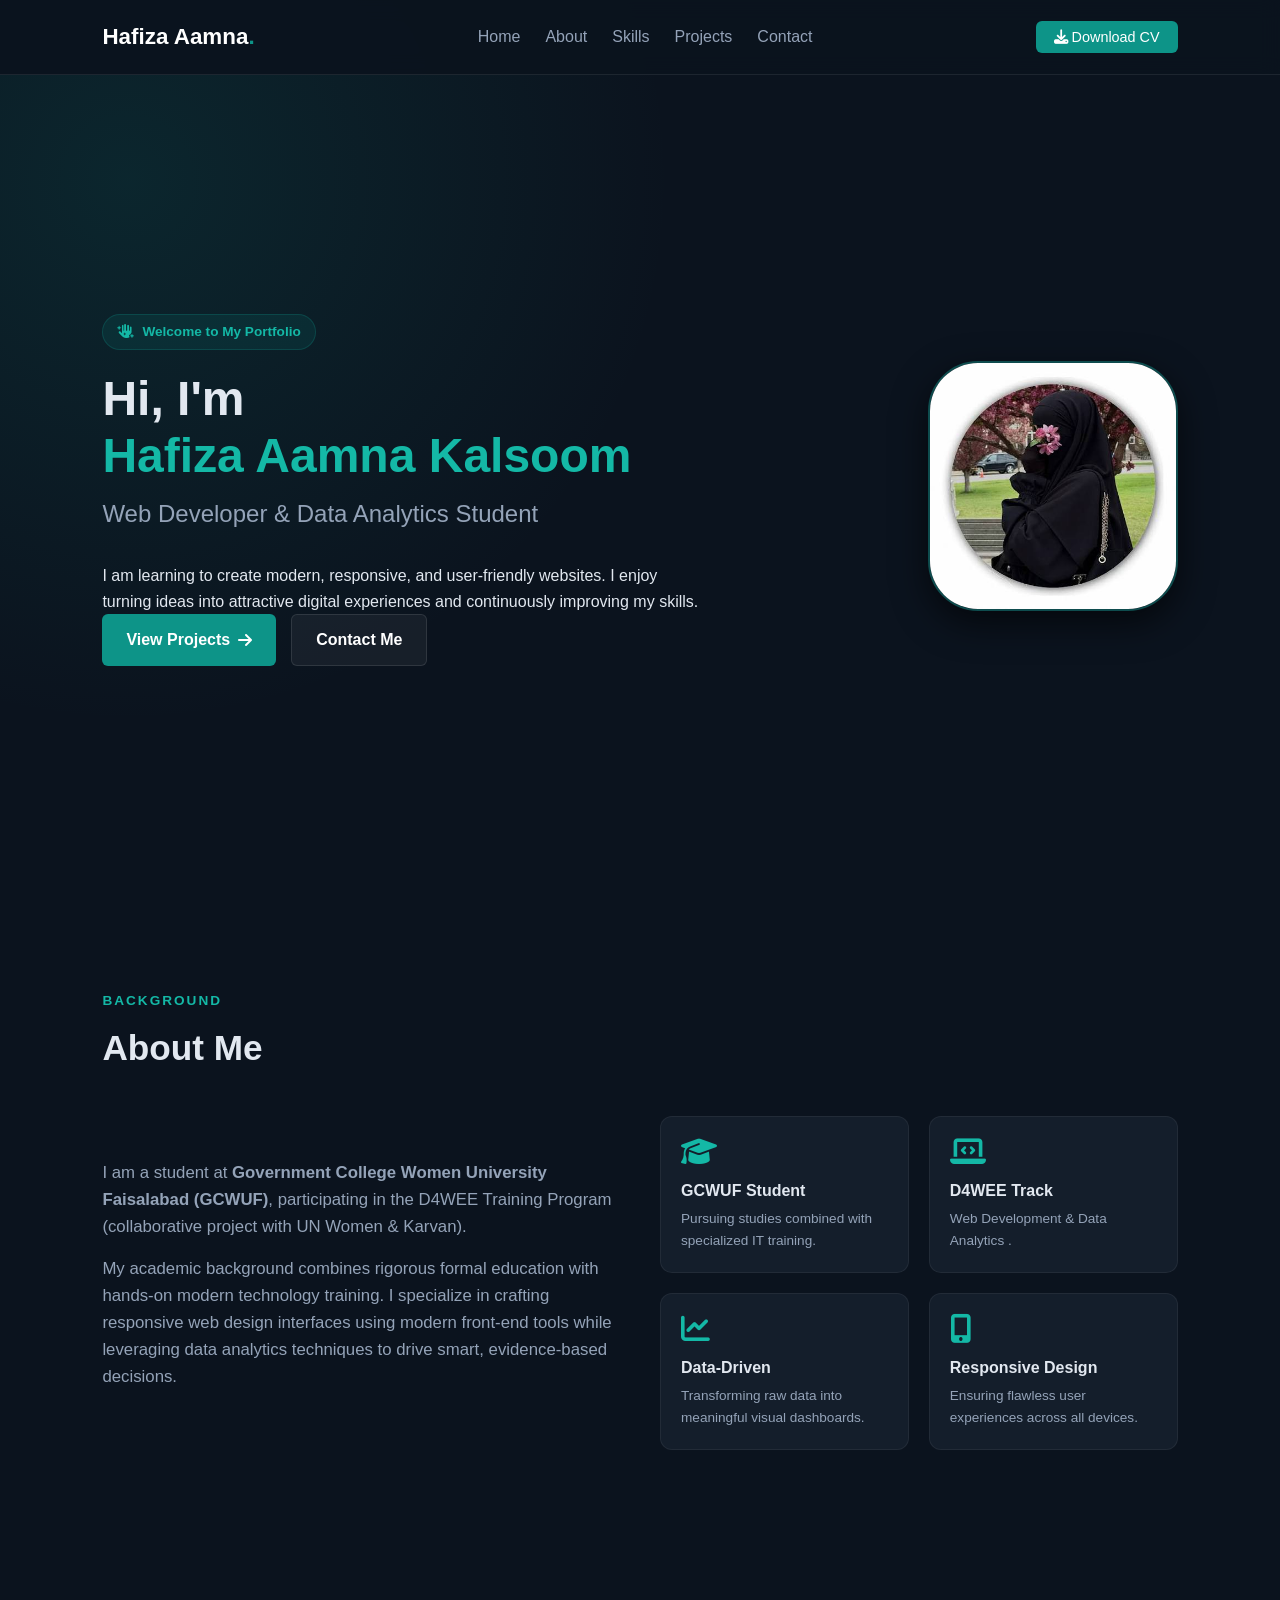
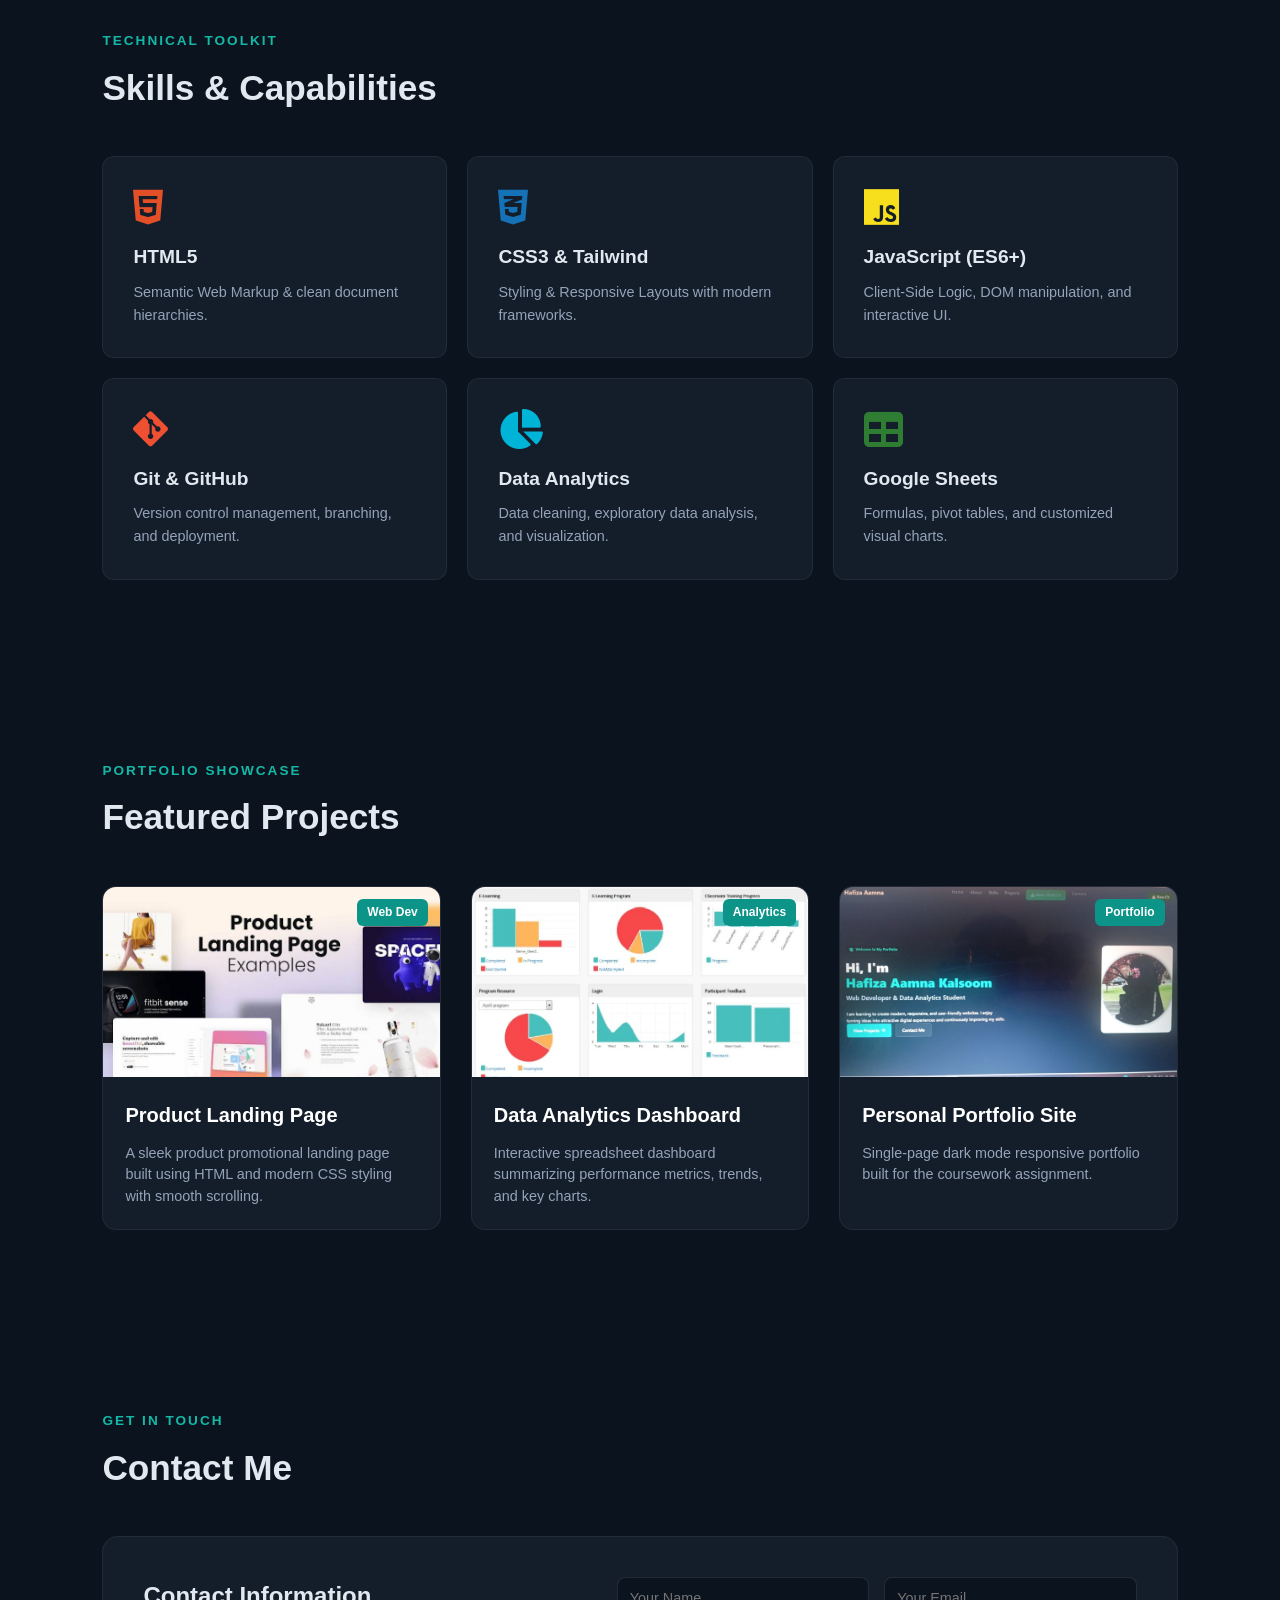
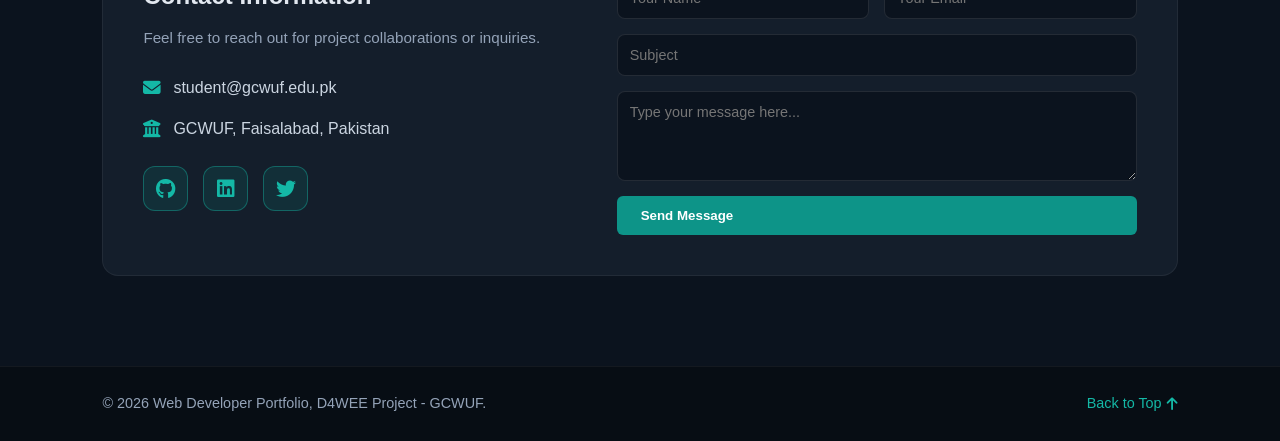
<file: index.html>
<!DOCTYPE html>
<html lang="en">
<head>
    <meta charset="UTF-8">
    <meta name="viewport" content="width=device-width, initial-scale=1.0">
    <title>Hafiza Aamna Kalsoom - Portfolio</title>
    <!-- Font Awesome Icons -->
    <link rel="stylesheet" href="https://cdnjs.cloudflare.com/ajax/libs/font-awesome/6.4.0/css/all.min.css">
    <!-- CSS Link -->
    <link rel="stylesheet" href="style.css">
</head>
<body>

    <!-- 1. NAVIGATION BAR -->
    <header class="navbar">
        <div class="logo">
            <a href="#">Hafiza Aamna<span>.</span></a>
        </div>
        <nav class="nav-links" id="navLinks">
            <a href="#home">Home</a>
            <a href="#about">About</a>
            <a href="#skills">Skills</a>
            <a href="#projects">Projects</a>
            <a href="#contact">Contact</a>
        </nav>
        <div class="nav-btn">
       <a href="#" onclick="alert('Thank you! Your CV is downloading successfully.');" class="btn-cv">
    <i class="fa-solid fa-download"></i> Download CV
</a>
        </div>
        <div class="hamburger" id="hamburger">
            <i class="fa-solid fa-bars"></i>
        </div>
    </header>

    <!-- 2. HERO SECTION -->
    <section id="home" class="hero">
        <div class="hero-content">
            <div class="welcome-badge">
                <i class="fa-solid fa-hand-sparkles"></i> Welcome to My Portfolio
            </div>
            <h1>Hi, I'm <br><span class="highlight-name">Hafiza Aamna Kalsoom</span></h1>
            <h2>Web Developer & Data Analytics Student</h2>
            <p></p>I am learning to create modern, responsive, and
                    user-friendly websites. I enjoy turning ideas into
                    attractive digital experiences and continuously
                    improving my skills.
            <div class="hero-btns">
                <a href="#projects" class="btn primary-btn">View Projects <i class="fa-solid fa-arrow-right"></i></a>
                <a href="#contact" class="btn secondary-btn">Contact Me</a>
            </div>
        </div>
        <div class="hero-img">
            <div class="profile-card-glow">
                <!-- Replace 'your-image.jpg' with your actual profile picture file name -->
                <img src="jpg.image.jpg" alt="Hafiza Aamna Kalsoom">
                <div class="profile-tag">
                    <i class="fa-solid fa-code"></i> Developer Profile
                    <span>GCWUF Student</span>
                </div>
            </div>
        </div>
    </section>

    <!-- 3. ABOUT ME SECTION -->
    <section id="about" class="about">
        <h5 class="sub-heading">BACKGROUND</h5>
        <h2 class="section-title">About Me</h2>
        <div class="about-container">
            <div class="about-text-box">
                <p>I am a student at <strong>Government College Women University Faisalabad (GCWUF)</strong>, participating in the D4WEE Training Program (collaborative project with UN Women & Karvan).</p>
                <p>My academic background combines rigorous formal education with hands-on modern technology training. I specialize in crafting responsive web design interfaces using modern front-end tools while leveraging data analytics techniques to drive smart, evidence-based decisions.</p>
            </div>
            <div class="about-features-grid">
                <div class="feature-box">
                    <i class="fa-solid fa-graduation-cap"></i>
                    <h3>GCWUF Student</h3>
                    <p>Pursuing studies combined with specialized IT training.</p>
                </div>
                <div class="feature-box">
                    <i class="fa-solid fa-laptop-code"></i>
                    <h3>D4WEE Track</h3>
                    <p>Web Development & Data Analytics .</p>
                </div>
                <div class="feature-box">
                    <i class="fa-solid fa-chart-line"></i>
                    <h3>Data-Driven</h3>
                    <p>Transforming raw data into meaningful visual dashboards.</p>
                </div>
                <div class="feature-box">
                    <i class="fa-solid fa-mobile-screen-button"></i>
                    <h3>Responsive Design</h3>
                    <p>Ensuring flawless user experiences across all devices.</p>
                </div>
            </div>
        </div>
    </section>

    <!-- 4. SKILLS SECTION -->
    <section id="skills" class="skills">
        <h5 class="sub-heading">TECHNICAL TOOLKIT</h5>
        <h2 class="section-title">Skills & Capabilities</h2>
        <div class="skills-grid">
            <div class="skill-card">
                <i class="fa-brands fa-html5" style="color: #e34f26;"></i>
                <h3>HTML5</h3>
                <p>Semantic Web Markup & clean document hierarchies.</p>
            </div>
            <div class="skill-card">
                <i class="fa-brands fa-css3-alt" style="color: #1572b6;"></i>
                <h3>CSS3 & Tailwind</h3>
                <p>Styling & Responsive Layouts with modern frameworks.</p>
            </div>
            <div class="skill-card">
                <i class="fa-brands fa-js" style="color: #f7df1e;"></i>
                <h3>JavaScript (ES6+)</h3>
                <p>Client-Side Logic, DOM manipulation, and interactive UI.</p>
            </div>
            <div class="skill-card">
                <i class="fa-brands fa-git-alt" style="color: #f05032;"></i>
                <h3>Git & GitHub</h3>
                <p>Version control management, branching, and deployment.</p>
            </div>
            <div class="skill-card">
                <i class="fa-solid fa-chart-pie" style="color: #00b4d8;"></i>
                <h3>Data Analytics</h3>
                <p>Data cleaning, exploratory data analysis, and visualization.</p>
            </div>
            <div class="skill-card">
                <i class="fa-solid fa-table" style="color: #2e7d32;"></i>
                <h3>Google Sheets</h3>
                <p>Formulas, pivot tables, and customized visual charts.</p>
            </div>
        </div>
    </section>

    <!-- 5. PROJECTS SHOWCASE -->
    <section id="projects" class="projects">
        <h5 class="sub-heading">PORTFOLIO SHOWCASE</h5>
        <h2 class="section-title">Featured Projects</h2>
        <div class="projects-grid">
            
            <!-- Project 1 -->
            <div class="project-card">
                <div class="project-img-container">
                    <img src="p1.jpg" alt="Product Landing Page">
                    <span class="project-tag-badge">Web Dev</span>
                </div>
                <div class="project-info">
                    <h3>Product Landing Page</h3>
                    <p>A sleek product promotional landing page built using HTML and modern CSS styling with smooth scrolling.</p>
                </div>
            </div>

            <!-- Project 2 -->
            <div class="project-card">
                <div class="project-img-container">
                    <img src="p2.jpg" alt="Data Analytics Dashboard">
                    <span class="project-tag-badge">Analytics</span>
                </div>
                <div class="project-info">
                    <h3>Data Analytics Dashboard</h3>
                    <p>Interactive spreadsheet dashboard summarizing performance metrics, trends, and key charts.</p>
                </div>
            </div>

            <!-- Project 3 -->
            <div class="project-card">
                <div class="project-img-container">
                    <img src="p3.jpg.jpeg" alt="Personal Portfolio Site">
                    <span class="project-tag-badge">Portfolio</span>
                </div>
                <div class="project-info">
                    <h3>Personal Portfolio Site</h3>
                    <p>Single-page dark mode responsive portfolio built for the coursework assignment.</p>
                </div>
            </div>

        </div>
    </section>
    
    <!-- 7. CONTACT & FOOTER SECTION -->
    <section id="contact" class="contact">
        <h5 class="sub-heading">GET IN TOUCH</h5>
        <h2 class="section-title">Contact Me</h2>
        <div class="contact-container">
            <div class="contact-info">
                <h3>Contact Information</h3>
                <p>Feel free to reach out for project collaborations or inquiries.</p>
                <div class="info-item">
                    <i class="fa-solid fa-envelope"></i>
                    <span>student@gcwuf.edu.pk</span>
                </div>
                <div class="info-item">
                    <i class="fa-solid fa-university"></i>
                    <span>GCWUF, Faisalabad, Pakistan</span>
                </div>
                <div class="social-links">
    <a href="https://github.com" target="_blank"><i class="fa-brands fa-github"></i></a>
    <a href="https://linkedin.com" target="_blank"><i class="fa-brands fa-linkedin"></i></a>
    <a href="https://twitter.com" target="_blank"><i class="fa-brands fa-twitter"></i></a>
</div>
            </div>
            <form class="contact-form">
                <div class="form-group">
                    <input type="text" placeholder="Your Name" required>
                    <input type="email" placeholder="Your Email" required>
                </div>
                <input type="text" placeholder="Subject" required>
                <textarea rows="4" placeholder="Type your message here..." required></textarea>
                <button type="submit" class="btn primary-btn">Send Message</button>
            </form>
        </div>
    </section>

    <!-- FOOTER -->
    <footer>
        <p>&copy; 2026 Web Developer Portfolio, D4WEE Project - GCWUF.</p>
        <a href="#home" class="back-to-top">Back to Top <i class="fa-solid fa-arrow-up"></i></a>
    </footer>

    <!-- JavaScript File Link -->
    <script src="script.js"></script>
</body>
</html>
</file>
<file: style.css>
/* ---------------------------------------------------
   Modern Authentic Portfolio Theme - Teal & Slate
--------------------------------------------------- */

* {
    margin: 0;
    padding: 0;
    box-sizing: border-box;
    font-family: 'Segoe UI', Tahoma, Geneva, Verdana, sans-serif;
    scroll-behavior: smooth;
}

body {
    background-color: #0b131e; /* Deep Slate Background */
    color: #e2e8f0;
    line-height: 1.6;
}

/* Navbar */
.navbar {
    display: flex;
    justify-content: space-between;
    align-items: center;
    padding: 1.2rem 8%;
    background-color: rgba(11, 19, 30, 0.95);
    backdrop-filter: blur(10px);
    position: fixed;
    width: 100%;
    top: 0;
    z-index: 1000;
    border-bottom: 1px solid rgba(255, 255, 255, 0.08);
}

.logo a {
    font-size: 1.4rem;
    font-weight: bold;
    color: #ffffff;
    text-decoration: none;
}

.logo span {
    color: #0d9488; /* Premium Teal Accent */
}

.nav-links {
    display: flex;
    list-style: none;
    gap: 25px;
}

.nav-links a {
    text-decoration: none;
    color: #94a3b8;
    font-weight: 500;
    transition: 0.3s;
}

.nav-links a:hover {
    color: #14b8a6;
}

.btn-cv {
    background: #0d9488;
    color: #fff;
    padding: 8px 18px;
    border-radius: 6px;
    text-decoration: none;
    font-size: 0.9rem;
    font-weight: 500;
    transition: 0.3s;
}

.btn-cv:hover {
    background: #0f766e;
}

.hamburger {
    display: none;
    font-size: 1.5rem;
    cursor: pointer;
    color: #fff;
}

/* Hero Section */
.hero {
    min-height: 100vh;
    display: flex;
    align-items: center;
    justify-content: space-between;
    padding: 0 8%;
    padding-top: 80px;
    background: radial-gradient(circle at 10% 20%, rgba(13, 148, 136, 0.15) 0%, transparent 40%);
}

.hero-content {
    max-width: 600px;
}

.welcome-badge {
    display: inline-flex;
    align-items: center;
    gap: 8px;
    background: rgba(13, 148, 136, 0.12);
    color: #14b8a6;
    padding: 6px 14px;
    border-radius: 20px;
    font-size: 0.85rem;
    font-weight: 600;
    margin-bottom: 20px;
    border: 1px solid rgba(13, 148, 136, 0.25);
}

.hero-content h1 {
    font-size: 3rem;
    font-weight: 800;
    line-height: 1.2;
    margin-bottom: 10px;
}

.highlight-name {
    color: #14b8a6;
}

.hero-content h2 {
    font-size: 1.5rem;
    color: #94a3b8;
    margin-bottom: 15px;
    font-weight: 500;
}

.hero-content p {
    color: #94a3b8;
    margin-bottom: 30px;
    font-size: 1.05rem;
}

.hero-btns {
    display: flex;
    gap: 15px;
}

.btn {
    padding: 12px 24px;
    border-radius: 6px;
    text-decoration: none;
    font-weight: 600;
    transition: 0.3s;
    display: inline-flex;
    align-items: center;
    gap: 8px;
    cursor: pointer;
    border: none;
}

.primary-btn {
    background: #0d9488;
    color: #fff;
}

.primary-btn:hover {
    background: #0f766e;
}

.secondary-btn {
    background: rgba(255, 255, 255, 0.05);
    color: #fff;
    border: 1px solid rgba(255, 255, 255, 0.1);
}

.secondary-btn:hover {
    background: rgba(255, 255, 255, 0.1);
}

/* Profile Image */
.profile-card-glow {
    background: transparent;
    padding: 0;
    border: none;
    box-shadow: none;
    text-align: center;
}

.profile-card-glow img {
    width: 250px;
    height: 250px;
    border-radius: 50px;
    object-fit: cover;
    box-shadow: 0 12px 35px rgba(0, 0, 0, 0.6);
    border: 2px solid rgba(20, 184, 166, 0.35);
}

.profile-tag {
    display: none !important;
}

/* General Sections */
section {
    padding: 90px 8%;
}

.sub-heading {
    color: #14b8a6;
    font-size: 0.85rem;
    letter-spacing: 2px;
    margin-bottom: 8px;
    font-weight: 700;
}

.section-title {
    font-size: 2.2rem;
    margin-bottom: 40px;
    font-weight: 700;
}

/* About Section */
.about-container {
    display: grid;
    grid-template-columns: 1fr 1fr;
    gap: 40px;
    align-items: center;
}

.about-text-box p {
    color: #94a3b8;
    margin-bottom: 15px;
    font-size: 1.05rem;
}

.about-features-grid {
    display: grid;
    grid-template-columns: 1fr 1fr;
    gap: 20px;
}

.feature-box {
    background: #141e2b;
    padding: 20px;
    border-radius: 12px;
    border: 1px solid rgba(255, 255, 255, 0.06);
}

.feature-box i {
    font-size: 1.8rem;
    color: #14b8a6;
    margin-bottom: 12px;
}

.feature-box h3 {
    font-size: 1rem;
    margin-bottom: 5px;
}

.feature-box p {
    font-size: 0.85rem;
    color: #94a3b8;
}

/* Skills Section */
.skills-grid {
    display: grid;
    grid-template-columns: repeat(auto-fit, minmax(280px, 1fr));
    gap: 20px;
}

.skill-card {
    background: #141e2b;
    padding: 30px;
    border-radius: 12px;
    border: 1px solid rgba(255, 255, 255, 0.06);
    transition: 0.3s;
}

.skill-card:hover {
    transform: translateY(-5px);
    border-color: rgba(20, 184, 166, 0.4);
}

.skill-card i {
    font-size: 2.5rem;
    margin-bottom: 15px;
}

.skill-card h3 {
    margin-bottom: 8px;
    font-size: 1.2rem;
}

.skill-card p {
    color: #94a3b8;
    font-size: 0.9rem;
}

/* Projects Showcase */
.projects-grid {
    display: grid;
    grid-template-columns: repeat(auto-fit, minmax(320px, 1fr));
    gap: 30px;
}

.project-card {
    background: #141e2b;
    border-radius: 14px;
    overflow: hidden;
    border: 1px solid rgba(255, 255, 255, 0.06);
    display: flex;
    flex-direction: column;
    transition: 0.3s ease;
}

.project-card:hover {
    transform: translateY(-6px);
    border-color: rgba(20, 184, 166, 0.4);
}

.project-img-container {
    width: 100%;
    height: 190px;
    position: relative;
    background: #1e293b;
}

.project-img-container img {
    width: 100%;
    height: 100%;
    object-fit: cover;
}

.project-tag-badge {
    position: absolute;
    top: 12px;
    right: 12px;
    background: #0d9488;
    color: #fff;
    padding: 4px 10px;
    font-size: 0.75rem;
    border-radius: 6px;
    font-weight: 600;
}

.project-info {
    padding: 22px;
    display: flex;
    flex-direction: column;
    gap: 12px;
}

.project-info h3 {
    font-size: 1.25rem;
    color: #ffffff;
}

.project-info p {
    color: #94a3b8;
    font-size: 0.9rem;
    line-height: 1.5;
}

.project-tags-list {
    display: flex;
    gap: 8px;
    flex-wrap: wrap;
}

.project-tags-list span {
    background: rgba(255, 255, 255, 0.05);
    color: #cbd5e1;
    padding: 3px 8px;
    font-size: 0.75rem;
    border-radius: 4px;
}

.project-links {
    display: flex;
    gap: 10px;
    margin-top: 5px;
}

.btn-sm {
    background: #0d9488;
    color: #fff;
    padding: 7px 14px;
    border-radius: 6px;
    text-decoration: none;
    font-size: 0.8rem;
    font-weight: 500;
    display: inline-flex;
    align-items: center;
    gap: 6px;
}

.btn-sm.outline {
    background: transparent;
    border: 1px solid rgba(255, 255, 255, 0.12);
    color: #fff;
}

.btn-sm:hover {
    opacity: 0.9;
}

/* Contact Section & Social Links */
.contact-container {
    display: grid;
    grid-template-columns: 1fr 1.2fr;
    gap: 40px;
    background: #141e2b;
    padding: 40px;
    border-radius: 16px;
    border: 1px solid rgba(255, 255, 255, 0.06);
}

.contact-info h3 {
    font-size: 1.5rem;
    margin-bottom: 10px;
}

.contact-info p {
    color: #94a3b8;
    margin-bottom: 25px;
    font-size: 0.95rem;
}

.info-item {
    display: flex;
    align-items: center;
    gap: 12px;
    margin-bottom: 15px;
    color: #cbd5e1;
}

.info-item i {
    color: #14b8a6;
    font-size: 1.1rem;
}

.social-links {
    display: flex;
    gap: 15px;
    margin-top: 25px;
}

.social-links a {
    width: 45px;
    height: 45px;
    background: rgba(13, 148, 136, 0.15);
    border: 1px solid rgba(20, 184, 166, 0.4);
    display: flex;
    align-items: center;
    justify-content: center;
    border-radius: 12px;
    color: #14b8a6;
    font-size: 1.25rem;
    text-decoration: none;
    transition: 0.3s ease;
}

.social-links a:hover {
    background: #0d9488;
    color: #ffffff;
    transform: translateY(-4px);
    box-shadow: 0 8px 20px rgba(13, 148, 136, 0.4);
}

.contact-form {
    display: flex;
    flex-direction: column;
    gap: 15px;
}

.form-group {
    display: grid;
    grid-template-columns: 1fr 1fr;
    gap: 15px;
}

.contact-form input,
.contact-form textarea {
    background: #0b131e;
    border: 1px solid rgba(255, 255, 255, 0.1);
    padding: 12px;
    border-radius: 8px;
    color: #fff;
    font-size: 0.9rem;
}

.contact-form input:focus,
.contact-form textarea:focus {
    border-color: #14b8a6;
    outline: none;
}

/* Footer */
footer {
    background: #070d14;
    padding: 25px 8%;
    display: flex;
    justify-content: space-between;
    align-items: center;
    border-top: 1px solid rgba(255, 255, 255, 0.05);
    color: #94a3b8;
    font-size: 0.9rem;
}

.back-to-top {
    color: #14b8a6;
    text-decoration: none;
    display: flex;
    align-items: center;
    gap: 5px;
    font-weight: 500;
}

/* Responsive Rules */
@media (max-width: 968px) {
    .about-container,
    .contact-container {
        grid-template-columns: 1fr;
    }
    .hero {
        flex-direction: column-reverse;
        text-align: center;
        padding-top: 120px;
        gap: 40px;
    }
    .hero-btns {
        justify-content: center;
    }
    .welcome-badge {
        margin: 0 auto 20px auto;
    }
    .nav-links {
        display: none;
        flex-direction: column;
        position: absolute;
        top: 70px;
        left: 0;
        width: 100%;
        background: #0b131e;
        padding: 20px;
        text-align: center;
        border-bottom: 1px solid rgba(255, 255, 255, 0.1);
    }
    .nav-links.active {
        display: flex;
    }
    .hamburger {
        display: block;
    }
}

/* Mobile Responsive Contact Form Fix */
@media (max-width: 768px) {
    .contact-form, 
    .contact-container {
        width: 100% !important;
        padding: 10px !important;
    }

    .contact-form input,
    .contact-form textarea,
    .contact-form button {
        width: 100% !important;
        box-sizing: border-box !important;
    }
}

/* 1. Hero Image Perfect Circle Fix */
.hero-image img, 
.profile-pic img {
    width: 250px !important;
    height: 250px !important;
    min-width: 250px !important;
    min-height: 250px !important;
    border-radius: 50% !important;
    object-fit: cover !important;
    display: block !important;
}

/* 2. Page Load Fade-In Animation */
@keyframes fadeInUp {
    from {
        opacity: 0;
        transform: translateY(30px);
    }
    to {
        opacity: 1;
        transform: translateY(0);
    }
}

.skill-card, .project-card, .about-content {
    animation: fadeInUp 1s ease forwards;
    transition: transform 0.3s ease, box-shadow 0.3s ease !important;
}

/* 3. Hover Movement Effect */
.skill-card:hover, .project-card:hover {
    transform: translateY(-8px) !important;
}

/* 4. Mobile Responsive Contact Form Fix */
@media (max-width: 768px) {
    .contact-form, 
    .contact-container {
        width: 100% !important;
        padding: 10px !important;
    }

    .contact-form input,
    .contact-form textarea,
    .contact-form button {
        width: 100% !important;
        box-sizing: border-box !important;
    }
}
</file>
